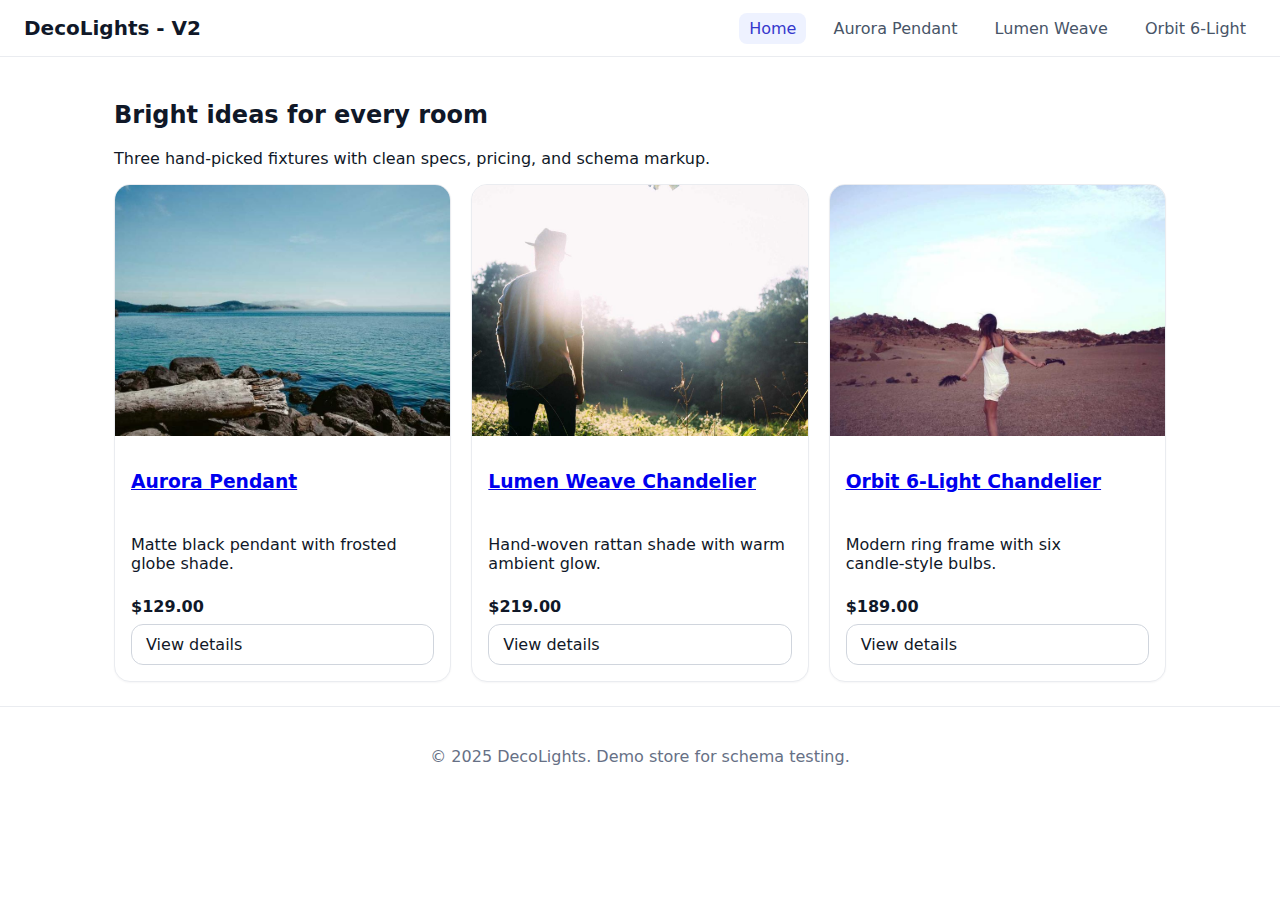
<file: index.html>
<!DOCTYPE html>
<html lang="en">
<head>
  <meta charset="UTF-8" />
  <meta name="viewport" content="width=device-width, initial-scale=1" />
  <title>DecoLights — Home</title>
  <link rel="stylesheet" href="./style.css" />
  <meta name="description" content="Explore stylish lighting: pendants and chandeliers for modern homes." />
</head>
<body>
  <header class="site-header">
    <h1>DecoLights - V2</h1>
    <nav>
      <a class="active" href="./index.html">Home</a>
      <a href="./product-aurora.html">Aurora Pendant</a>
      <a href="./product-lumen.html">Lumen Weave</a>
      <a href="./product-orbit.html">Orbit 6‑Light</a>
    </nav>
  </header>

  <main class="container">
    <section class="hero">
      <h2>Bright ideas for every room</h2>
      <p>Three hand‑picked fixtures with clean specs, pricing, and schema markup.</p>
    </section>

    <section class="grid">
      <article class="card">
        <a href="./product-aurora.html" class="card-media">
          <img src="images/16-800x600.jpg" alt="Aurora Pendant Lamp" />
        </a>
        <div class="card-body">
          <h3><a href="./product-aurora.html">Aurora Pendant</a></h3>
          <p>Matte black pendant with frosted globe shade.</p>
          <div class="price">$129.00</div>
          <a class="btn" href="./product-aurora.html">View details</a>
        </div>
      </article>

      <article class="card">
        <a href="./product-lumen.html" class="card-media">
          <img src="images/863-1200x900.jpg" alt="Lumen Weave Rattan Chandelier" />
        </a>
        <div class="card-body">
          <h3><a href="./product-lumen.html">Lumen Weave Chandelier</a></h3>
          <p>Hand‑woven rattan shade with warm ambient glow.</p>
          <div class="price">$219.00</div>
          <a class="btn" href="./product-lumen.html">View details</a>
        </div>
      </article>

      <article class="card">
        <a href="./product-orbit.html" class="card-media">
          <img src="images/656-800x600.jpg" alt="Orbit 6-Light Chandelier" />
        </a>
        <div class="card-body">
          <h3><a href="./product-orbit.html">Orbit 6‑Light Chandelier</a></h3>
          <p>Modern ring frame with six candle‑style bulbs.</p>
          <div class="price">$189.00</div>
          <a class="btn" href="./product-orbit.html">View details</a>
        </div>
      </article>
    </section>
  </main>

  <footer class="site-footer">
    <p>© 2025 DecoLights. Demo store for schema testing.</p>
  </footer>
</body>
</html>
</file>
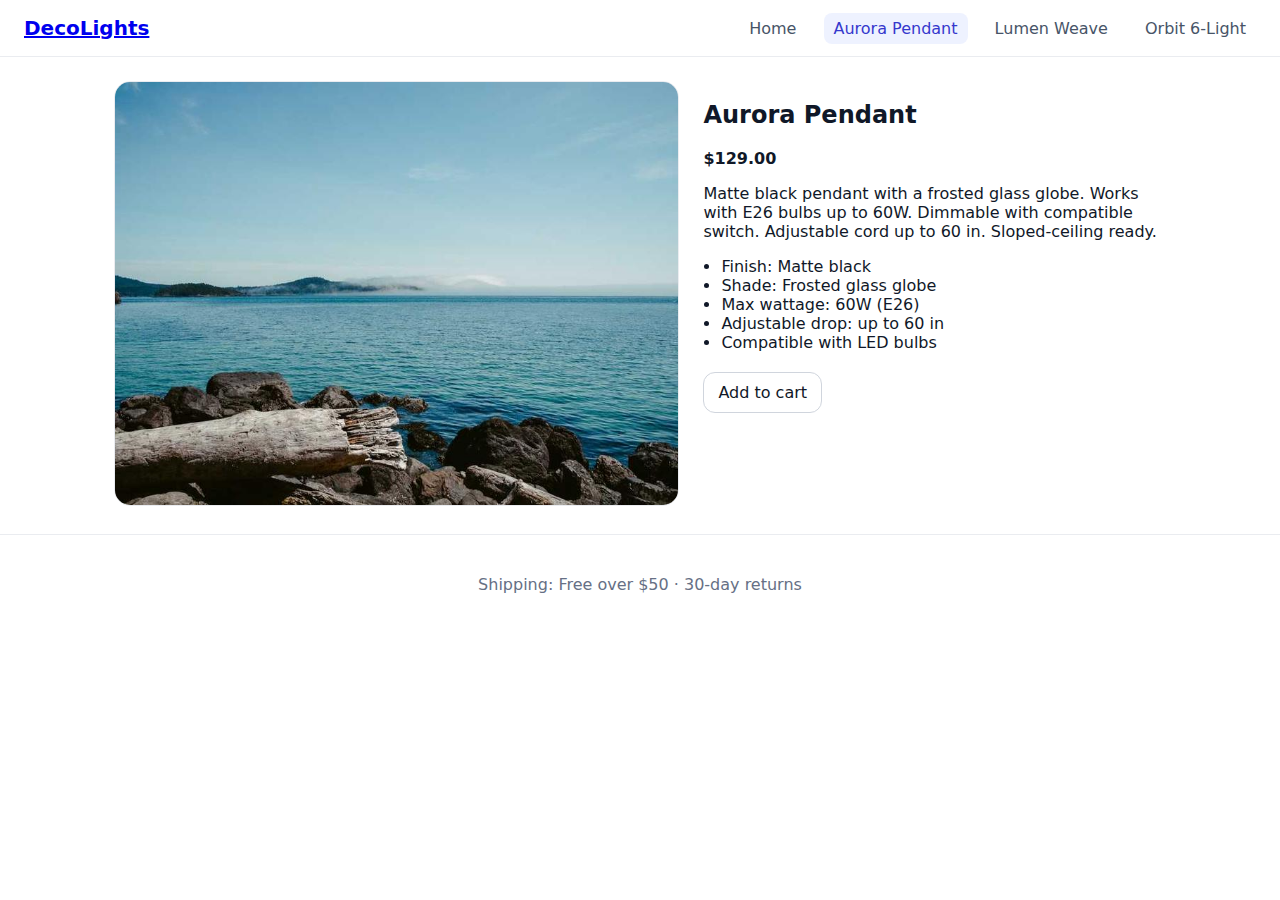
<file: product-aurora.html>
<!doctype html>
<html class="no-js" lang="en" dir="ltr">
<head>
<meta charset="utf-8">
<meta http-equiv="X-UA-Compatible" content="IE=edge">
<meta name="viewport" content="width=device-width,initial-scale=1">
<meta name="theme-color" content="#181818">


<!-- page-meta -->
<title>Aurora Pendant – DecoLights</title>
<link rel="stylesheet" href="./style.css" />
<meta name="description" content="Aurora Pendant: matte black fixture with frosted globe shade. Dimmable, E26 base, adjustable drop; ideal for kitchen islands and dining nooks." />


<!-- Open Graph / Twitter for product -->
<meta property="og:site_name" content="DecoLights">
<meta property="og:url" content="https://mattoofahad.github.io/product_page/product-aurora.html">
<meta property="og:title" content="Aurora Pendant">
<meta property="og:type" content="product">
<meta property="og:description" content="Matte black pendant with frosted globe; E26; dimmable; adjustable drop.">
<meta property="og:image" content="https://mattoofahad.github.io/product_page/images/aurora.jpg">
<meta property="og:image:secure_url" content="https://mattoofahad.github.io/product_page/images/aurora.jpg">
<meta property="og:image:width" content="1200">
<meta property="og:image:height" content="900">
<meta property="og:price:amount" content="129.00">
<meta property="og:price:currency" content="USD">


<meta name="twitter:card" content="summary_large_image">
<meta name="twitter:title" content="Aurora Pendant">
<meta name="twitter:description" content="Matte black pendant with frosted globe; E26; dimmable; adjustable drop.">


<link rel="canonical" href="https://mattoofahad.github.io/product_page/product-aurora.html">
<!-- end-page-meta -->
 
  <!-- Product schema.org JSON-LD -->
  <script type="application/ld+json">
  {
    "@context": "https://schema.org/",
    "@type": "Product",
    "@id": "https://mattoofahad.github.io/product_page/product-aurora.html",
    "name": "Aurora Pendant",
    "description": "Matte black pendant with frosted glass globe, E26 base, dimmer compatible.",
    "image": [
      "https://mattoofahad.github.io/product_page/images/16-800x600.jpg"
    ],
    "brand": {"@type": "Brand", "name": "Lumina"},
    "sku": "LUM-AUR-01",
    "gtin13": "0001234567890",
    "material": "Steel, Glass",
    "color": "Matte Black",
    "aggregateRating": {
      "@type": "AggregateRating",
      "ratingValue": "4.4",
      "reviewCount": "108"
    },
    "offers": {
      "@type": "Offer",
      "url": "https://example.com/product-aurora",
      "priceCurrency": "USD",
      "price": "129.00",
      "priceValidUntil": "2026-12-31",
      "availability": "https://schema.org/InStock",
      "itemCondition": "https://schema.org/NewCondition",
      "hasMerchantReturnPolicy": {
        "@type": "MerchantReturnPolicy",
        "applicableCountry": "US",
        "returnPolicyCategory": "https://schema.org/MerchantReturnFiniteReturnWindow",
        "merchantReturnDays": 30,
        "returnMethod": "https://schema.org/ReturnByMail",
        "returnFees": "https://schema.org/FreeReturn"
      }
    }
  }
  </script>
</head>
<body>
  <header class="site-header">
    <h1><a href="./index.html">DecoLights</a></h1>
    <nav>
      <a href="./index.html">Home</a>
      <a class="active" href="./product-aurora.html">Aurora Pendant</a>
      <a href="./product-lumen.html">Lumen Weave</a>
      <a href="./product-orbit.html">Orbit 6‑Light</a>
    </nav>
  </header>

  <main class="container product">
    <div class="gallery">
      <img src="images/16-800x600.jpg" alt="Aurora Pendant in matte black with frosted globe" />
    </div>
    <div class="details">
      <h2>Aurora Pendant</h2>
      <p class="price">$129.00</p>
      <p>Matte black pendant with a frosted glass globe. Works with E26 bulbs up to 60W. Dimmable with compatible switch. Adjustable cord up to 60 in. Sloped‑ceiling ready.</p>
      <ul class="bullets">
        <li>Finish: Matte black</li>
        <li>Shade: Frosted glass globe</li>
        <li>Max wattage: 60W (E26)</li>
        <li>Adjustable drop: up to 60 in</li>
        <li>Compatible with LED bulbs</li>
      </ul>
      <a class="btn" href="#">Add to cart</a>
    </div>
  </main>

  <footer class="site-footer">
    <p>Shipping: Free over $50 · 30‑day returns</p>
  </footer>
</body>
</html>
</file>
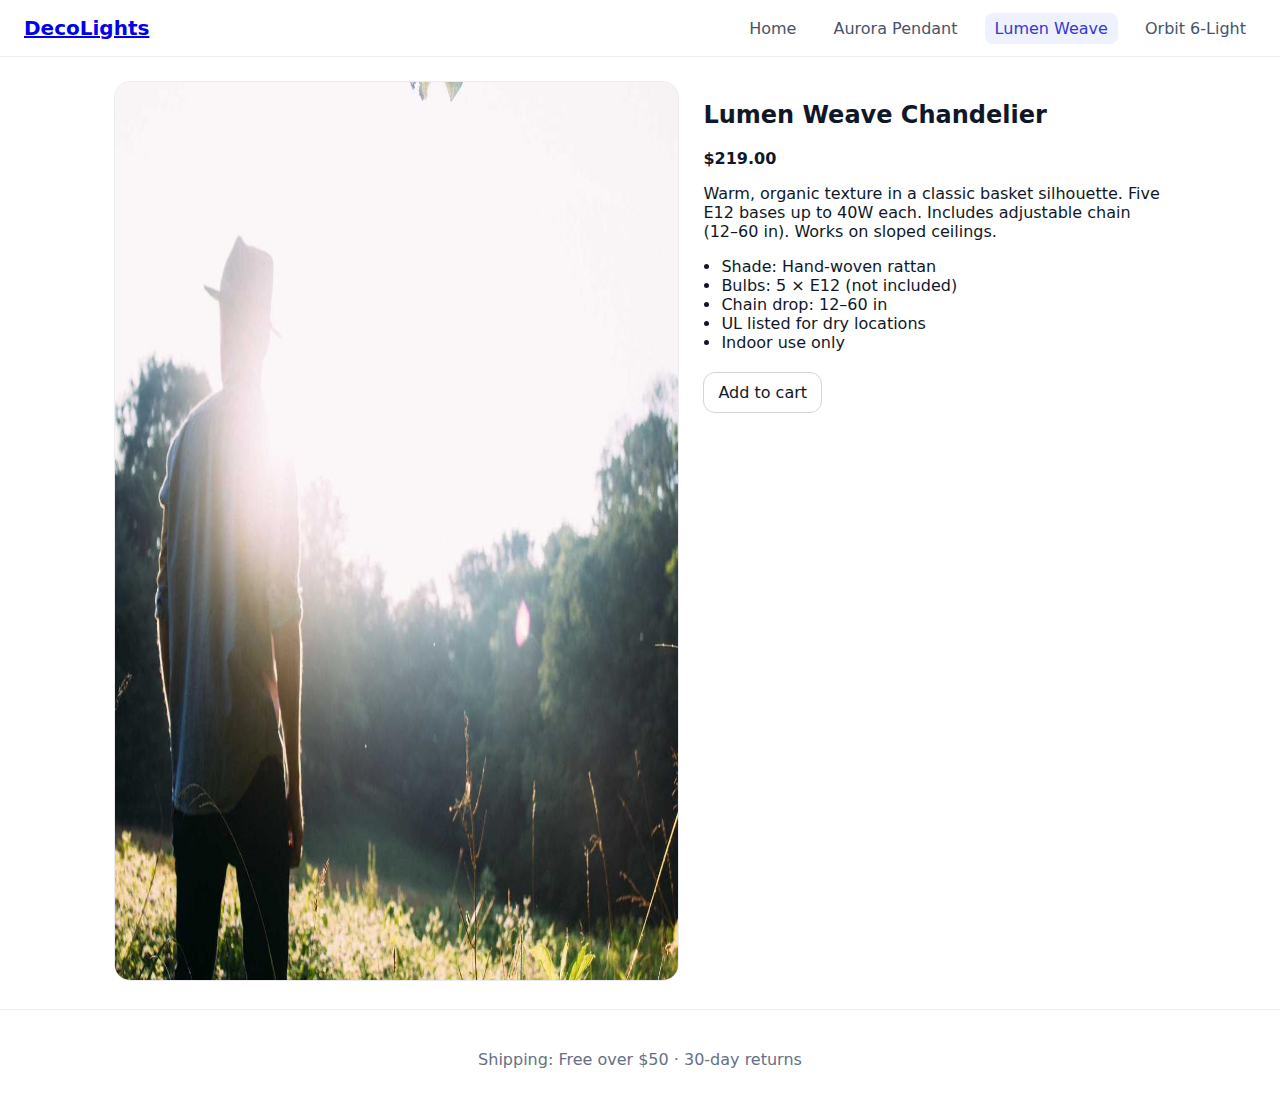
<file: product-lumen.html>
<!doctype html>
<!-- end-page-meta -->


<script type="application/ld+json">
{
"@context": "https://schema.org/",
"@type": "Product",
"@id": "https://mattoofahad.github.io/product_page/product-lumen.html",
"name": "Lumen Weave Chandelier",
"description": "Hand‑woven rattan chandelier with five bulbs, E12 bases, and adjustable chain (12–60 in). Works on sloped ceilings.",
"image": [
"https://mattoofahad.github.io/product_page/images/863-1200x900.jpg"
],
"brand": {"@type": "Brand", "name": "DecoLights"},
"sku": "LUM-05",
"material": "Rattan, Steel",
"color": "Natural / Black",
"offers": {
"@type": "Offer",
"url": "https://mattoofahad.github.io/product_page/product-lumen.html",
"priceCurrency": "USD",
"price": "219.00",
"availability": "https://schema.org/InStock",
"itemCondition": "https://schema.org/NewCondition"
}
}
</script>


<link rel="stylesheet" href="./style.css" />
</head>
<body>
<header class="site-header">
<h1><a href="./index.html">DecoLights</a></h1>
<nav>
<a href="./index.html">Home</a>
<a href="./product-aurora.html">Aurora Pendant</a>
<a class="active" href="./product-lumen.html">Lumen Weave</a>
<a href="./product-orbit.html">Orbit 6‑Light</a>
</nav>
</header>


<main class="container product">
<div class="gallery">
<img src="./images/863-1200x900.jpg" width="1200" height="900" alt="Lumen Weave rattan chandelier in dining room" />
</div>
<div class="details">
<h2>Lumen Weave Chandelier</h2>
<p class="price">$219.00</p>
<p>Warm, organic texture in a classic basket silhouette. Five E12 bases up to 40W each. Includes adjustable chain (12–60 in). Works on sloped ceilings.</p>
<ul class="bullets">
<li>Shade: Hand‑woven rattan</li>
<li>Bulbs: 5 × E12 (not included)</li>
<li>Chain drop: 12–60 in</li>
<li>UL listed for dry locations</li>
<li>Indoor use only</li>
</ul>
<a class="btn" href="#">Add to cart</a>
</div>
</main>


<footer class="site-footer">
<p>Shipping: Free over $50 · 30‑day returns</p>
</footer>
</body>
</html>
</file>
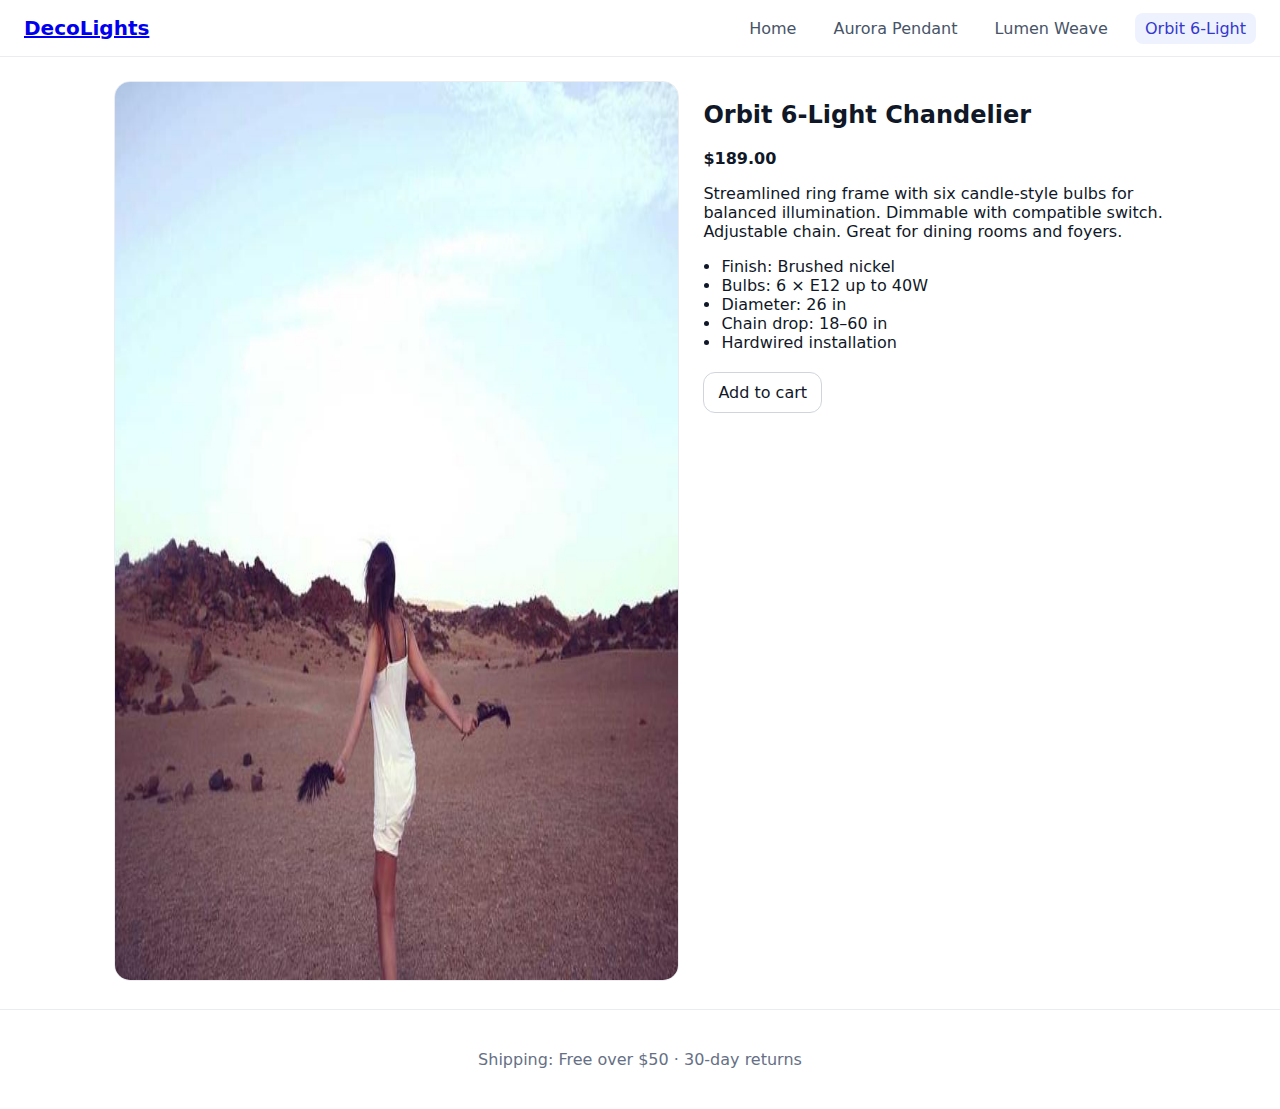
<file: product-orbit.html>
<!doctype html>
<html class="no-js" lang="en" dir="ltr">
<head>
<meta charset="utf-8">
<meta http-equiv="X-UA-Compatible" content="IE=edge">
<meta name="viewport" content="width=device-width,initial-scale=1">
<meta name="theme-color" content="#181818">


<!-- page-meta -->
<title>Orbit 6‑Light Chandelier – DecoLights</title>
<meta name="description" content="Orbit 6‑Light: modern ring chandelier with six candle‑style bulbs, dimmable, and sloped‑ceiling compatible." />


<meta property="og:site_name" content="DecoLights">
<meta property="og:url" content="https://mattoofahad.github.io/product_page/product-orbit.html">
<meta property="og:title" content="Orbit 6‑Light Chandelier">
<meta property="og:type" content="product">
<meta property="og:description" content="Modern ring frame with six candle‑style bulbs and dimmer compatibility.">
<meta property="og:image" content="https://mattoofahad.github.io/product_page/images/656-800x600.jpg">
<meta property="og:image:secure_url" content="https://mattoofahad.github.io/product_page/images/656-800x600.jpg">
<meta property="og:image:width" content="1200">
<meta property="og:image:height" content="900">
<meta property="og:price:amount" content="189.00">
<meta property="og:price:currency" content="USD">


<meta name="twitter:card" content="summary_large_image">
<meta name="twitter:title" content="Orbit 6‑Light Chandelier">
<meta name="twitter:description" content="Modern ring frame with six candle‑style bulbs and dimmer compatibility.">


<link rel="canonical" href="https://mattoofahad.github.io/product_page/product-orbit.html">
<!-- end-page-meta -->


<script type="application/ld+json">
{
"@context": "https://schema.org/",
"@type": "Product",
"@id": "https://mattoofahad.github.io/product_page/product-orbit.html",
"name": "Orbit 6‑Light Chandelier",
"description": "Modern ring frame with six candle‑style bulbs, dimmable, sloped‑ceiling compatible.",
"image": [
"https://mattoofahad.github.io/product_page/images/orbit.jpg"
],
"brand": {"@type": "Brand", "name": "DecoLights"},
"sku": "ORB-06",
"material": "Steel",
"color": "Brushed Nickel",
"offers": {
"@type": "Offer",
"url": "https://mattoofahad.github.io/product_page/product-orbit.html",
"priceCurrency": "USD",
"price": "189.00",
"availability": "https://schema.org/InStock",
"itemCondition": "https://schema.org/NewCondition"
}
}
</script>


<link rel="stylesheet" href="./style.css" />
</head>
<body>
<header class="site-header">
<h1><a href="./index.html">DecoLights</a></h1>
<nav>
<a href="./index.html">Home</a>
<a href="./product-aurora.html">Aurora Pendant</a>
<a href="./product-lumen.html">Lumen Weave</a>
<a class="active" href="./product-orbit.html">Orbit 6‑Light</a>
</nav>
</header>


<main class="container product">
<div class="gallery">
<img src="./images/656-800x600.jpg" width="1200" height="900" alt="Orbit 6‑Light modern ring chandelier" />
</div>
<div class="details">
<h2>Orbit 6‑Light Chandelier</h2>
<p class="price">$189.00</p>
<p>Streamlined ring frame with six candle‑style bulbs for balanced illumination. Dimmable with compatible switch. Adjustable chain. Great for dining rooms and foyers.</p>
<ul class="bullets">
<li>Finish: Brushed nickel</li>
<li>Bulbs: 6 × E12 up to 40W</li>
<li>Diameter: 26 in</li>
<li>Chain drop: 18–60 in</li>
<li>Hardwired installation</li>
</ul>
<a class="btn" href="#">Add to cart</a>
</div>
</main>


<footer class="site-footer">
<p>Shipping: Free over $50 · 30‑day returns</p>
</footer>
</body>
</html>
</file>
<file: style.css>
/* Simple, clean styling */
* { box-sizing: border-box; }
body { margin: 0; font-family: system-ui, -apple-system, Segoe UI, Roboto, Arial, sans-serif; color: #101828; background: #fff; }
.site-header { display:flex; align-items:center; justify-content:space-between; padding:16px 24px; border-bottom:1px solid #EAECF0; position:sticky; top:0; background:#fff; }
.site-header h1 { margin:0; font-size:20px; }
nav a { margin-left:12px; text-decoration:none; color:#475467; padding:6px 10px; border-radius:8px; }
nav a.active, nav a:hover { background:#EEF2FF; color:#3538CD; }
.container { max-width:1100px; margin:0 auto; padding:24px; }
.hero { margin-bottom:16px; }
.grid { display:grid; grid-template-columns: repeat(auto-fit, minmax(260px, 1fr)); gap:20px; }
.card { border:1px solid #EAECF0; border-radius:16px; overflow:hidden; background:#fff; box-shadow:0 1px 2px rgba(16,24,40,0.04); display:flex; flex-direction:column; }
.card-media img { width:100%; display:block; aspect-ratio:4/3; object-fit:cover; }
.card-body { padding:16px; display:flex; flex-direction:column; gap:8px; }
.price { font-weight:700; }
.btn { display:inline-block; padding:10px 14px; border-radius:12px; border:1px solid #D0D5DD; text-decoration:none; color:#111827; background:#fff; }
.btn:hover { background:#F9FAFB; }
.site-footer { padding:24px; text-align:center; border-top:1px solid #EAECF0; color:#667085; }
.product { display:grid; grid-template-columns: 1.1fr 0.9fr; gap:24px; }
.gallery img { width:100%; border-radius:16px; border:1px solid #EAECF0; }
.bullets { margin:12px 0 20px; padding-left:18px; }
@media (max-width: 860px) { .product { grid-template-columns: 1fr; } }
</file>
